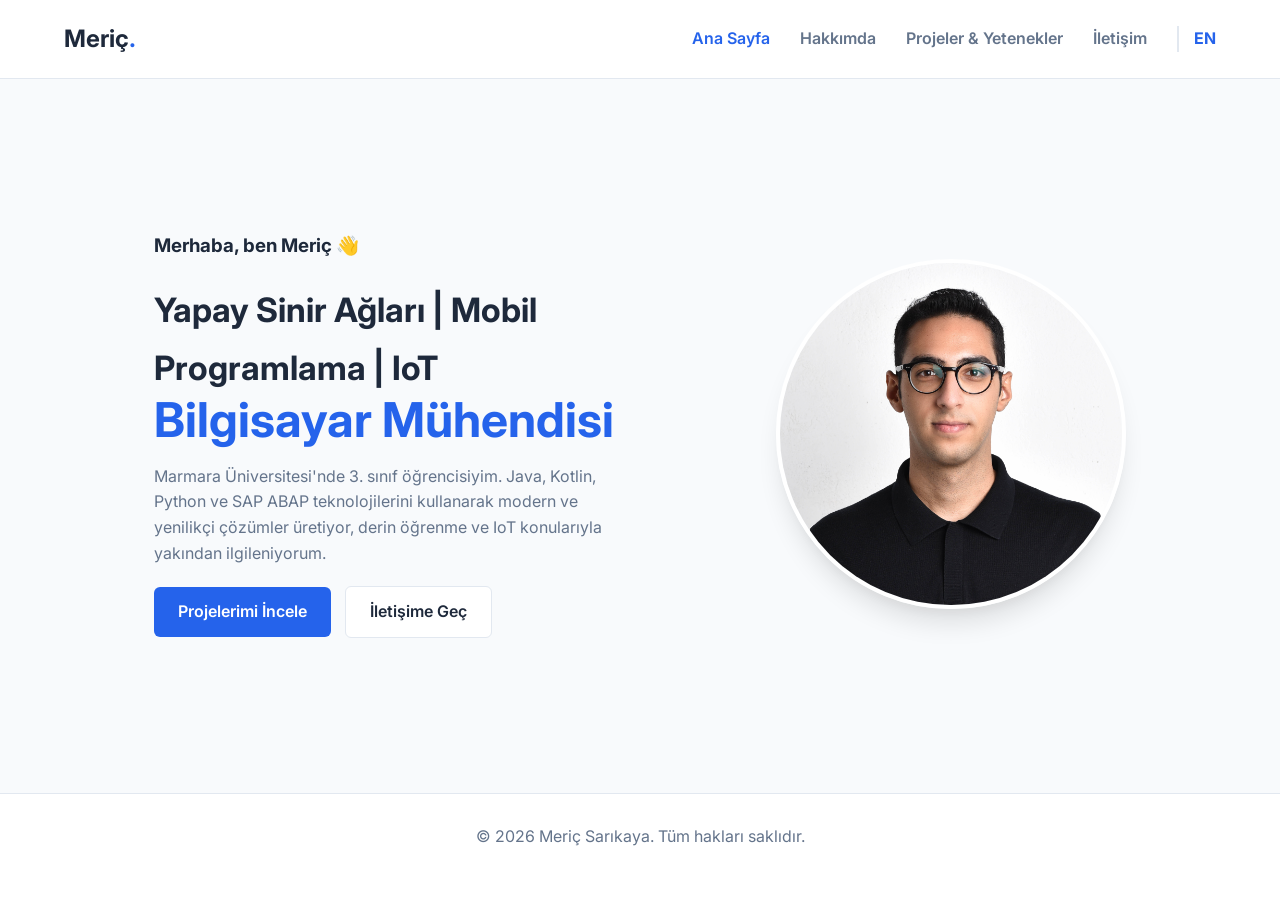
<file: index.html>
<!DOCTYPE html>
<html lang="tr">
<head>
    <meta charset="UTF-8">
    <meta name="viewport" content="width=device-width, initial-scale=1.0">
    <title>Meriç Sarıkaya | Junior Computer Engineer</title>
    <link rel="stylesheet" href="style.css">
</head>
<body>

    <nav class="navbar">
        <div class="logo"><a href="index.html">Meriç<span>.</span></a></div>
        <div class="nav-links">
            <a href="index.html" class="active">Ana Sayfa</a>
            <a href="about.html">Hakkımda</a>
            <a href="projects.html">Projeler & Yetenekler</a>
            <a href="contact.html">İletişim</a>
            <a href="en/index.html" style="color: var(--primary-color); font-weight: bold; border-left: 2px solid var(--border-color); padding-left: 15px;">EN</a>
        </div>
    </nav>

    <main>
        <section class="hero">
        <div class="hero-content">
        <h3>Merhaba, ben Meriç 👋</h3>
        <h1>
        <span style="font-size: 0.7em; color: var(--text-main);">Yapay Sinir Ağları | Mobil Programlama | IoT</span><br>
        <span style="color: var(--primary-color);">Bilgisayar Mühendisi</span>
        </h1>
        <p>Marmara Üniversitesi'nde 3. sınıf öğrencisiyim. Java, Kotlin, Python ve SAP ABAP teknolojilerini kullanarak modern ve yenilikçi çözümler üretiyor, derin öğrenme ve IoT konularıyla yakından ilgileniyorum.</p>
        <a href="projects.html" class="btn">Projelerimi İncele</a>
        <a href="contact.html" class="btn" style="background-color: white; color: var(--text-main); border: 1px solid var(--border-color); margin-left: 10px;">İletişime Geç</a>
    </div>
            <div class="hero-image">
                <img src="images/DSC_5384.JPG" alt="Meriç Sarıkaya">
            </div>
        </section>
    </main>

    <footer>
        <p>© 2026 Meriç Sarıkaya. Tüm hakları saklıdır.</p>
    </footer>

</body>
</html>
</file>
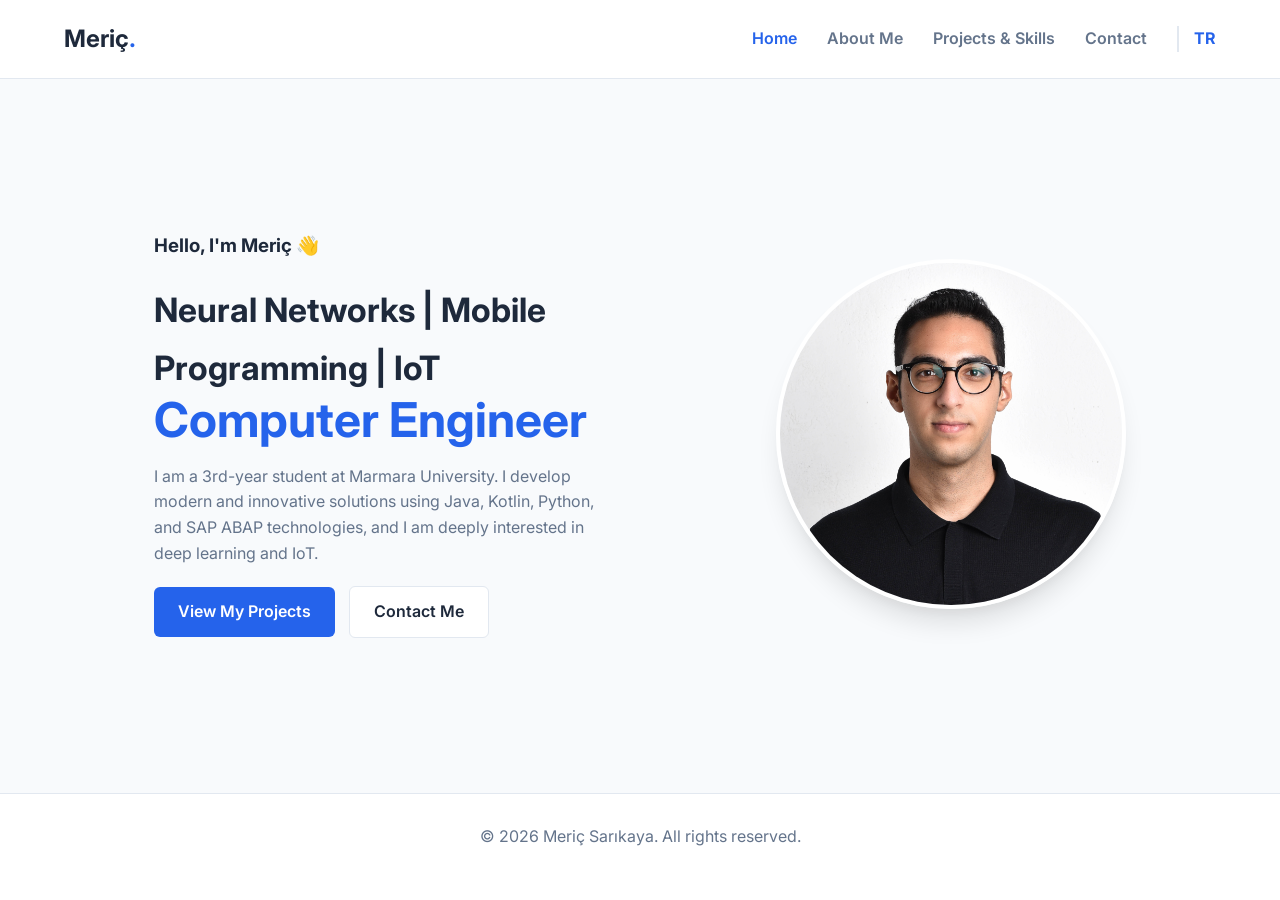
<file: en/index.html>
<!DOCTYPE html>
<html lang="en">
<head>
    <meta charset="UTF-8">
    <meta name="viewport" content="width=device-width, initial-scale=1.0">
    <title>Meriç Sarıkaya | Junior Computer Engineer</title>
    <link rel="stylesheet" href="../style.css">
</head>
<body>

    <nav class="navbar">
        <div class="logo"><a href="index.html">Meriç<span>.</span></a></div>
        <div class="nav-links">
            <a href="index.html" class="active">Home</a>
            <a href="about.html">About Me</a>
            <a href="projects.html">Projects & Skills</a>
            <a href="contact.html">Contact</a>
            <a href="../index.html" style="color: var(--primary-color); font-weight: bold; border-left: 2px solid var(--border-color); padding-left: 15px;">TR</a>
        </div>
    </nav>

    <main>
        <section class="hero">
            <div class="hero-content">
                <h3>Hello, I'm Meriç 👋</h3>
                <h1>
                    <span style="font-size: 0.7em; color: var(--text-main);">Neural Networks | Mobile Programming | IoT</span><br>
                    <span style="color: var(--primary-color);">Computer Engineer</span>
                </h1>
                <p>I am a 3rd-year student at Marmara University. I develop modern and innovative solutions using Java, Kotlin, Python, and SAP ABAP technologies, and I am deeply interested in deep learning and IoT.</p>
                <a href="projects.html" class="btn">View My Projects</a>
                <a href="contact.html" class="btn" style="background-color: white; color: var(--text-main); border: 1px solid var(--border-color); margin-left: 10px;">Contact Me</a>
            </div>
            <div class="hero-image">
                <img src="../images/DSC_5384.JPG" alt="Meriç Sarıkaya">
            </div>
        </section>
    </main>

    <footer>
        <p>© 2026 Meriç Sarıkaya. All rights reserved.</p>
    </footer>

</body>
</html>
</file>
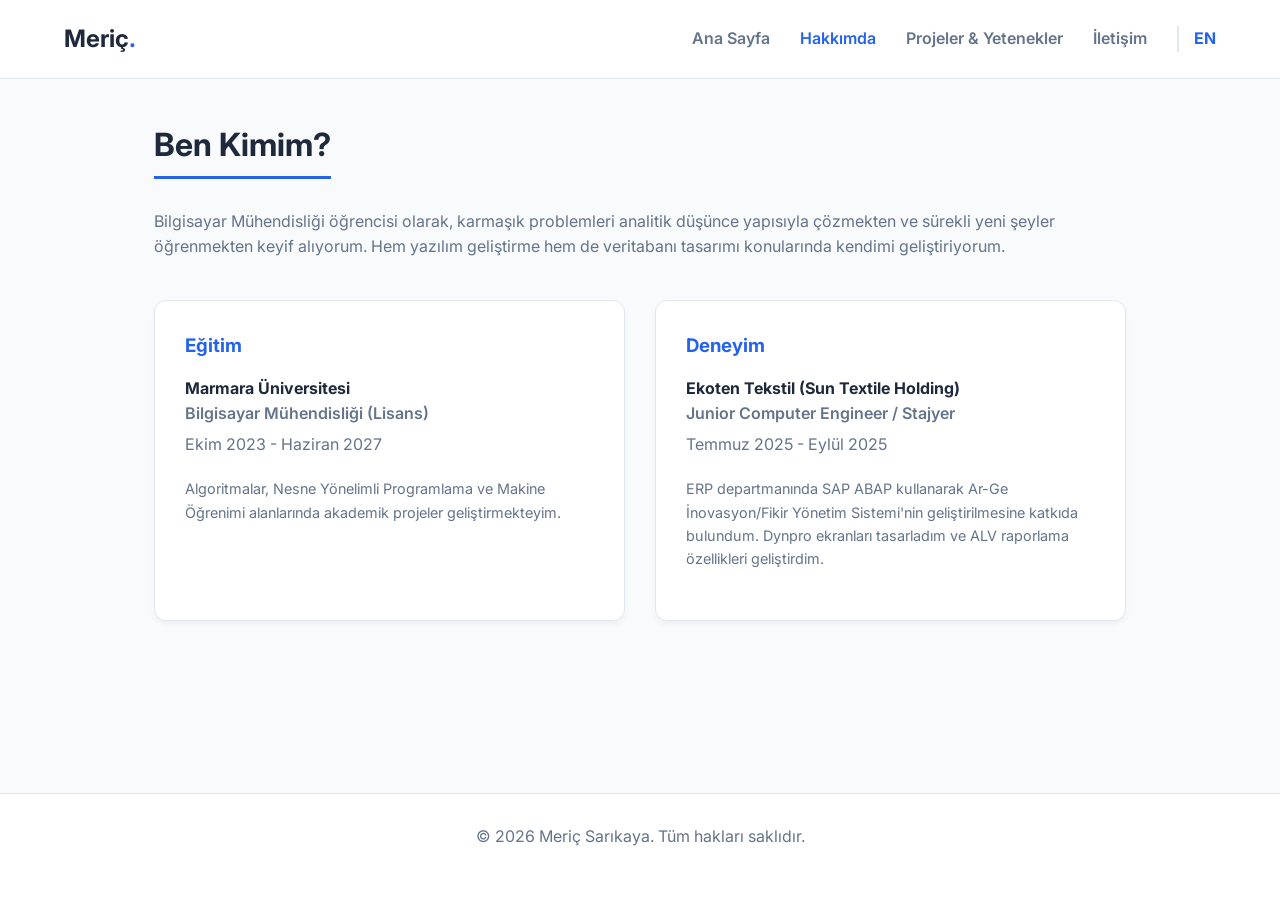
<file: about.html>
<!DOCTYPE html>
<html lang="tr">
<head>
    <meta charset="UTF-8">
    <meta name="viewport" content="width=device-width, initial-scale=1.0">
    <title>Hakkımda - Meriç Sarıkaya</title>
    <link rel="stylesheet" href="style.css">
</head>
<body>

    <nav class="navbar">
        <div class="logo"><a href="index.html">Meriç<span>.</span></a></div>
        <div class="nav-links">
            <a href="index.html">Ana Sayfa</a>
            <a href="about.html" class="active">Hakkımda</a>
            <a href="projects.html">Projeler & Yetenekler</a>
            <a href="contact.html">İletişim</a>
            <a href="en/about.html" style="color: var(--primary-color); font-weight: bold; border-left: 2px solid var(--border-color); padding-left: 15px;">EN</a>
        </div>
    </nav>

    <main>
        <h2 class="section-title">Ben Kimim?</h2>
        <p>Bilgisayar Mühendisliği öğrencisi olarak, karmaşık problemleri analitik düşünce yapısıyla çözmekten ve sürekli yeni şeyler öğrenmekten keyif alıyorum. Hem yazılım geliştirme hem de veritabanı tasarımı konularında kendimi geliştiriyorum.</p>

        <div class="card-grid" style="margin-top: 40px;">
            <div class="card">
                <h3 style="color: var(--primary-color);">Eğitim</h3>
                <h4>Marmara Üniversitesi</h4>
                <p style="margin-bottom: 5px; font-weight: 600;">Bilgisayar Mühendisliği (Lisans)</p>
                <p>Ekim 2023 - Haziran 2027</p>
                <p style="font-size: 0.9rem;">Algoritmalar, Nesne Yönelimli Programlama ve Makine Öğrenimi alanlarında akademik projeler geliştirmekteyim.</p>
            </div>

            <div class="card">
                <h3 style="color: var(--primary-color);">Deneyim</h3>
                <h4>Ekoten Tekstil (Sun Textile Holding)</h4>
                <p style="margin-bottom: 5px; font-weight: 600;">Junior Computer Engineer / Stajyer</p>
                <p>Temmuz 2025 - Eylül 2025</p>
                <p style="font-size: 0.9rem;">ERP departmanında SAP ABAP kullanarak Ar-Ge İnovasyon/Fikir Yönetim Sistemi'nin geliştirilmesine katkıda bulundum. Dynpro ekranları tasarladım ve ALV raporlama özellikleri geliştirdim.</p>
            </div>
        </div>
    </main>

    <footer>
        <p>© 2026 Meriç Sarıkaya. Tüm hakları saklıdır.</p>
    </footer>

</body>
</html>
</file>
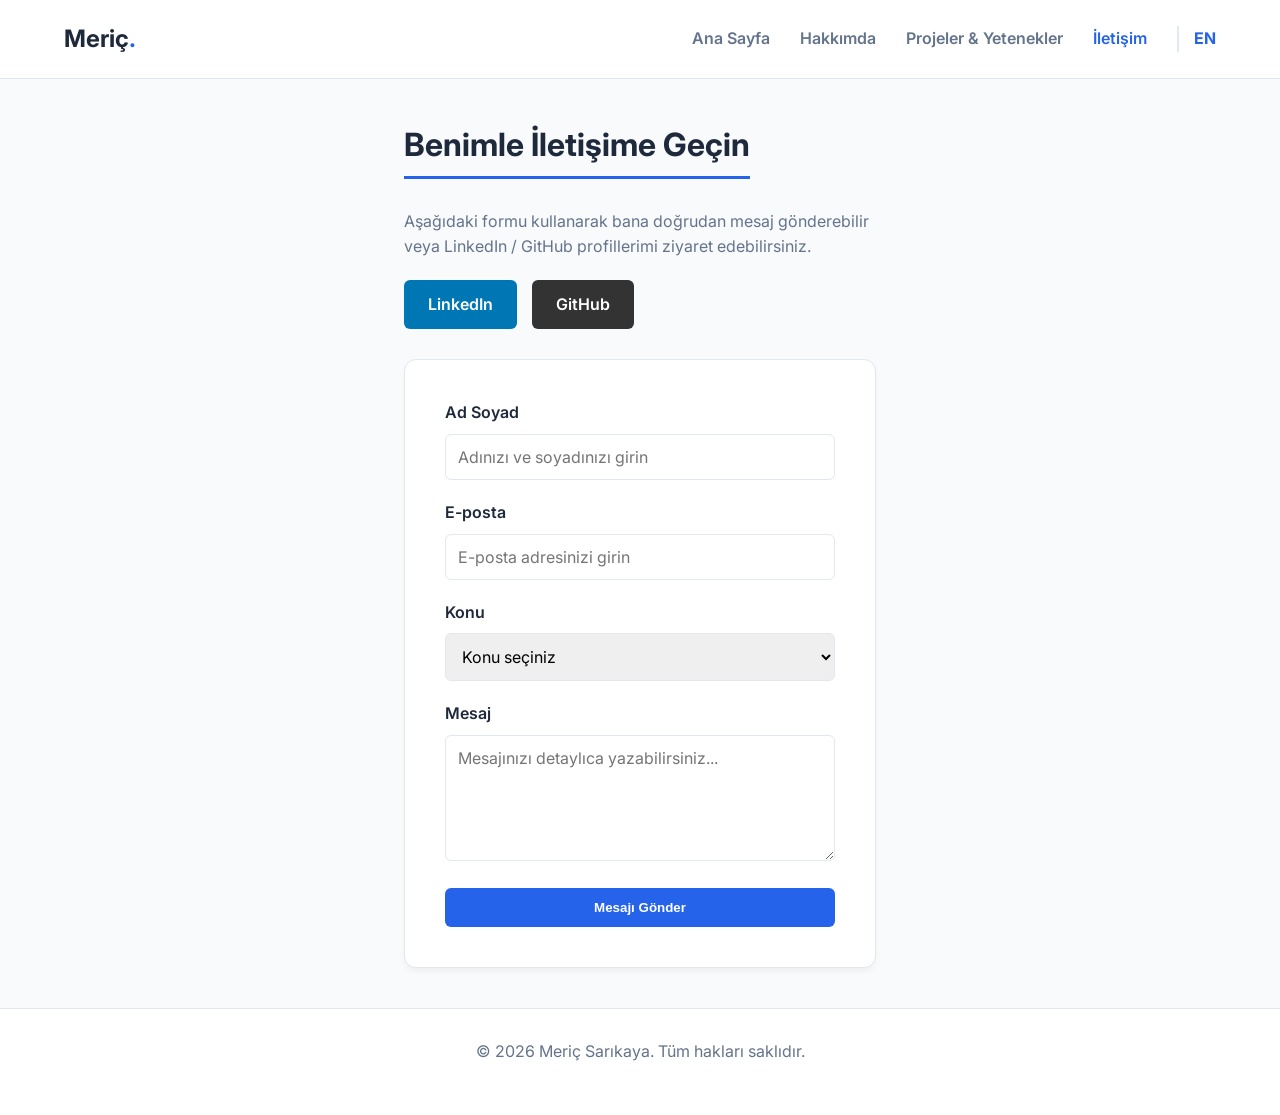
<file: contact.html>
<!DOCTYPE html>
<html lang="tr">
<head>
    <meta charset="UTF-8">
    <meta name="viewport" content="width=device-width, initial-scale=1.0">
    <title>İletişim - Meriç Sarıkaya</title>
    <link rel="stylesheet" href="style.css">
</head>
<body>

    <nav class="navbar">
        <div class="logo"><a href="index.html">Meriç<span>.</span></a></div>
        <div class="nav-links">
            <a href="index.html">Ana Sayfa</a>
            <a href="about.html">Hakkımda</a>
            <a href="projects.html">Projeler & Yetenekler</a>
            <a href="contact.html" class="active">İletişim</a>
            <a href="en/contact.html" style="color: var(--primary-color); font-weight: bold; border-left: 2px solid var(--border-color); padding-left: 15px;">EN</a>
        </div>
    </nav>

    <main style="max-width: 600px;">
        <h2 class="section-title">Benimle İletişime Geçin</h2>
        <p>Aşağıdaki formu kullanarak bana doğrudan mesaj gönderebilir veya LinkedIn / GitHub profillerimi ziyaret edebilirsiniz.</p>
        
        <div style="margin-bottom: 30px; display: flex; gap: 15px;">
            <a href="https://www.linkedin.com/in/mericsarikaya/" target="_blank" class="btn" style="background-color: #0077b5;">LinkedIn</a>
            <a href="https://github.com/mericsarikaya" target="_blank" class="btn" style="background-color: #333;">GitHub</a>
        </div>

        <div class="contact-form">
            <form action="https://formspree.io/f/xrergbrl" method="POST">
                <div class="form-group">
                    <label for="name">Ad Soyad</label>
                    <input type="text" id="name" name="name" placeholder="Adınızı ve soyadınızı girin">
                </div>

                <div class="form-group">
                    <label for="email">E-posta</label>
                    <input type="email" id="email" name="email" placeholder="E-posta adresinizi girin">
                </div>

                <div class="form-group">
                    <label for="subject">Konu</label>
                    <select id="subject" name="subject">
                        <option value="">Konu seçiniz</option>
                        <option value="job">İş Teklifi / Staj</option>
                        <option value="freelance">Proje İşbirliği</option>
                        <option value="other">Diğer</option>
                    </select>
                </div>

                <div class="form-group">
                    <label for="message">Mesaj</label>
                    <textarea id="message" name="message" rows="5" placeholder="Mesajınızı detaylıca yazabilirsiniz..."></textarea>
                </div>

                <button type="submit" class="btn" style="width: 100%;">Mesajı Gönder</button>
            </form>
        </div>
    </main>

    <footer>
        <p>© 2026 Meriç Sarıkaya. Tüm hakları saklıdır.</p>
    </footer>

</body>
</html>
</file>
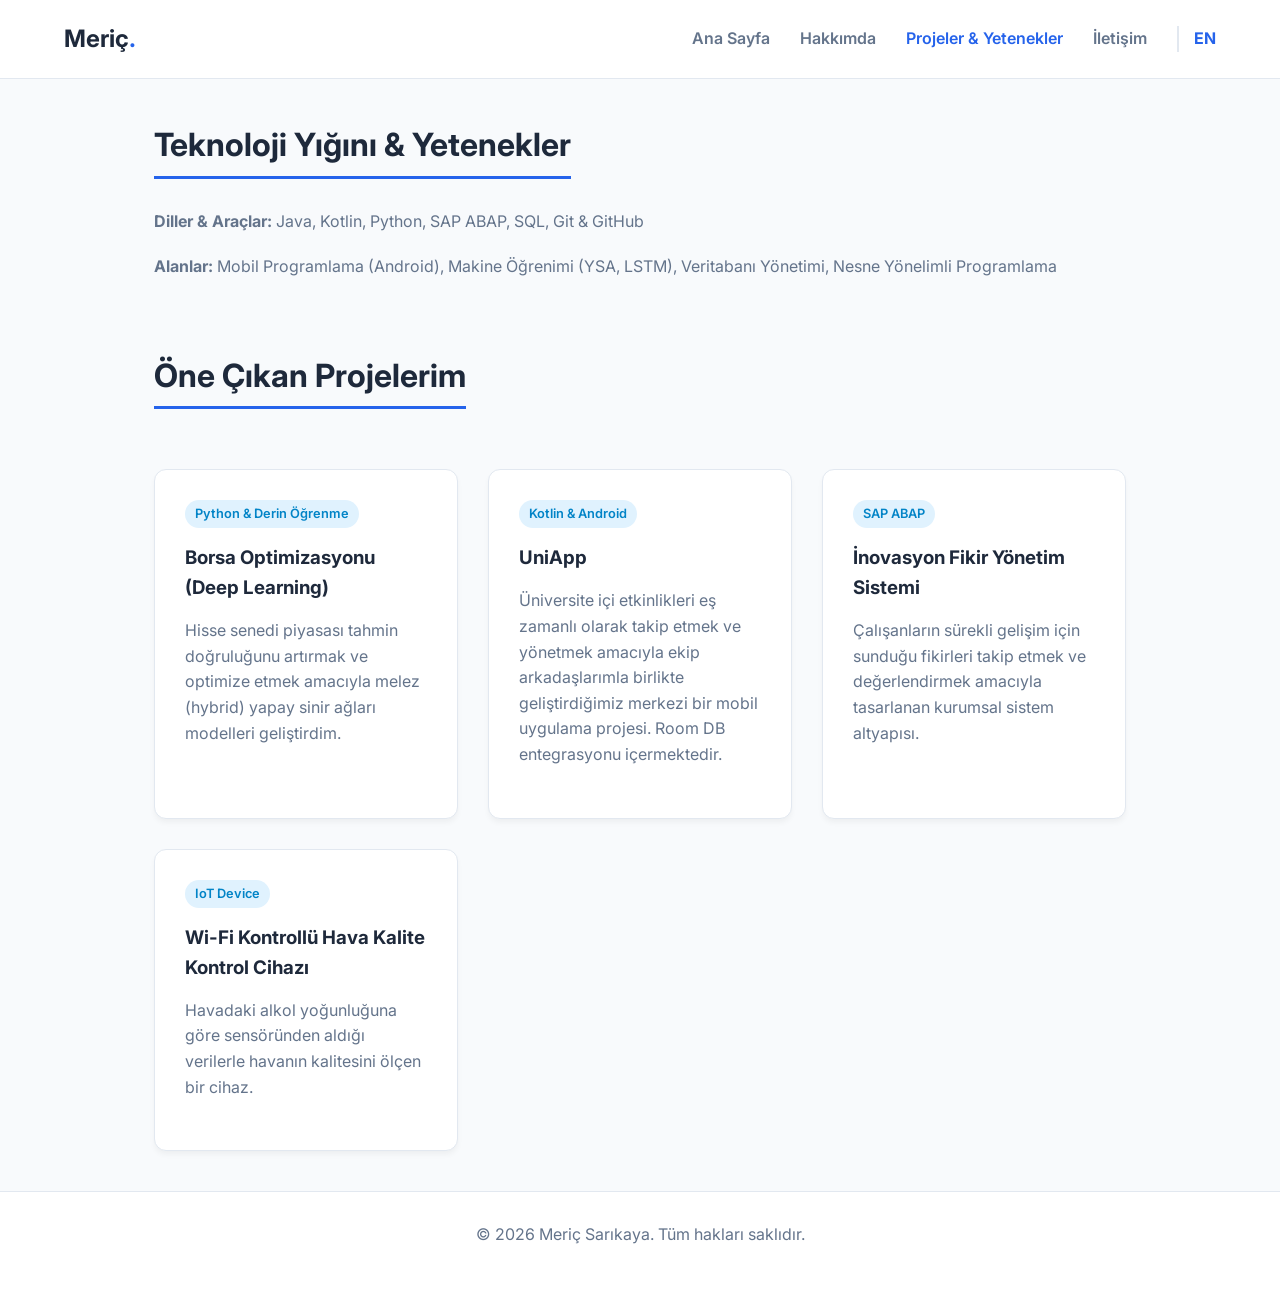
<file: projects.html>
<!DOCTYPE html>
<html lang="tr">
<head>
    <meta charset="UTF-8">
    <meta name="viewport" content="width=device-width, initial-scale=1.0">
    <title>Projeler & Yetenekler - Meriç Sarıkaya</title>
    <link rel="stylesheet" href="style.css">
</head>
<body>

    <nav class="navbar">
        <div class="logo"><a href="index.html">Meriç<span>.</span></a></div>
        <div class="nav-links">
            <a href="index.html">Ana Sayfa</a>
            <a href="about.html">Hakkımda</a>
            <a href="projects.html" class="active">Projeler & Yetenekler</a>
            <a href="contact.html">İletişim</a>
            <a href="en/projects.html" style="color: var(--primary-color); font-weight: bold; border-left: 2px solid var(--border-color); padding-left: 15px;">EN</a>
        </div>
    </nav>

    <main>
        <h2 class="section-title">Teknoloji Yığını & Yetenekler</h2>
        <p><strong>Diller & Araçlar:</strong> Java, Kotlin, Python, SAP ABAP, SQL, Git & GitHub</p>
        <p><strong>Alanlar:</strong> Mobil Programlama (Android), Makine Öğrenimi (YSA, LSTM), Veritabanı Yönetimi, Nesne Yönelimli Programlama</p>

        <h2 class="section-title" style="margin-top: 50px;">Öne Çıkan Projelerim</h2>
        
        <div class="card-grid">
            <div class="card">
                <span class="card-tag">Python & Derin Öğrenme</span>
                <h3>Borsa Optimizasyonu (Deep Learning)</h3>
                <p>Hisse senedi piyasası tahmin doğruluğunu artırmak ve optimize etmek amacıyla melez (hybrid) yapay sinir ağları modelleri geliştirdim.</p>
            </div>

            <div class="card">
                <span class="card-tag">Kotlin & Android</span>
                <h3>UniApp</h3>
                <p>Üniversite içi etkinlikleri eş zamanlı olarak takip etmek ve yönetmek amacıyla ekip arkadaşlarımla birlikte geliştirdiğimiz merkezi bir mobil uygulama projesi. Room DB entegrasyonu içermektedir.</p>
            </div>

            <div class="card">
                <span class="card-tag">SAP ABAP</span>
                <h3>İnovasyon Fikir Yönetim Sistemi</h3>
                <p>Çalışanların sürekli gelişim için sunduğu fikirleri takip etmek ve değerlendirmek amacıyla tasarlanan kurumsal sistem altyapısı.</p>
            
            </div>
                <div class="card">
                <span class="card-tag">IoT Device</span>
                <h3>Wi-Fi Kontrollü Hava Kalite Kontrol Cihazı</h3>
                <p>Havadaki alkol yoğunluğuna göre sensöründen aldığı verilerle havanın kalitesini ölçen bir cihaz.</p>
            </div>
        </div>
    </main>

    <footer>
        <p>© 2026 Meriç Sarıkaya. Tüm hakları saklıdır.</p>
    </footer>

</body>
</html>
</file>
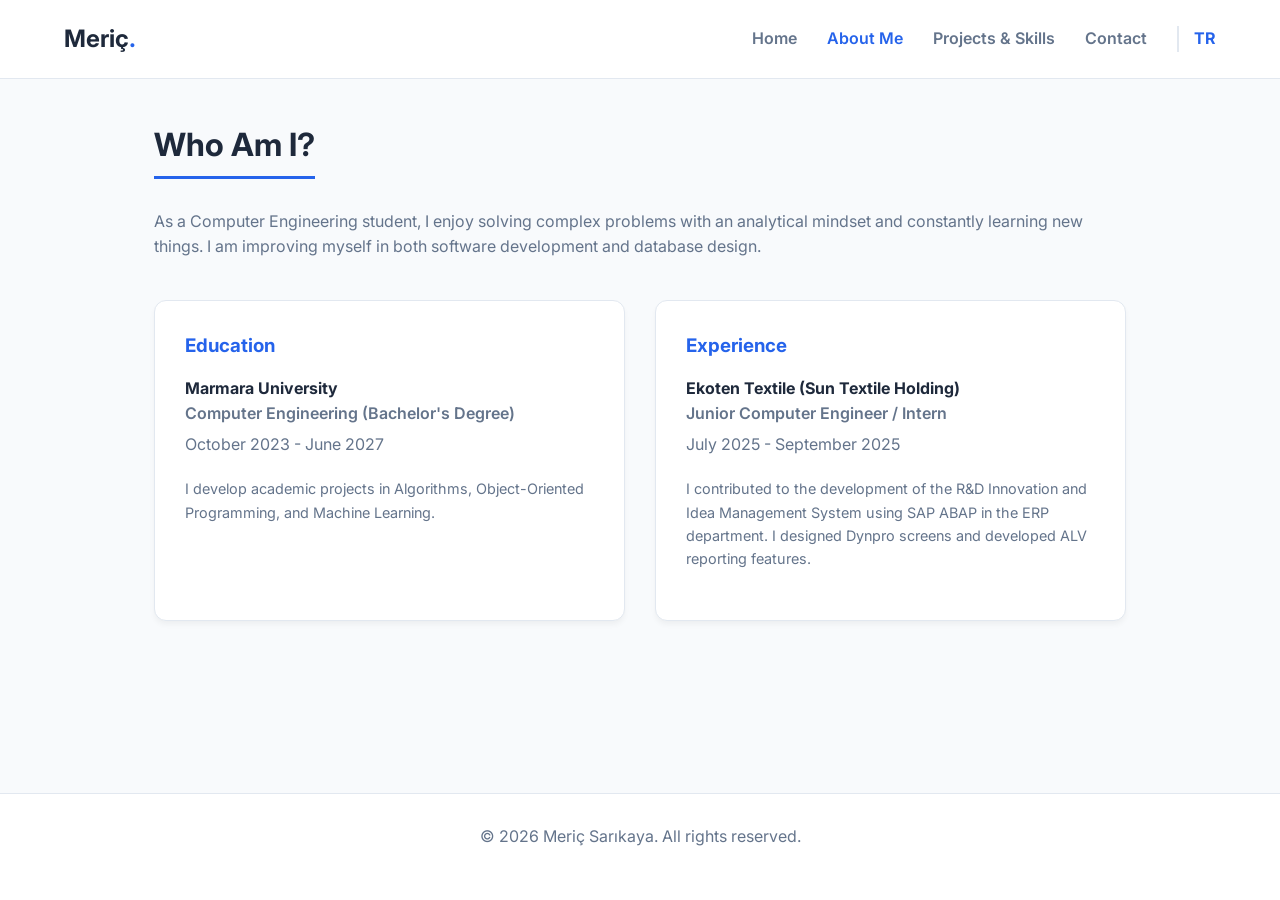
<file: en/about.html>
<!DOCTYPE html>
<html lang="en">
<head>
    <meta charset="UTF-8">
    <meta name="viewport" content="width=device-width, initial-scale=1.0">
    <title>About Me - Meriç Sarıkaya</title>
    <link rel="stylesheet" href="../style.css">
</head>
<body>

    <nav class="navbar">
        <div class="logo"><a href="index.html">Meriç<span>.</span></a></div>
        <div class="nav-links">
            <a href="index.html">Home</a>
            <a href="about.html" class="active">About Me</a>
            <a href="projects.html">Projects & Skills</a>
            <a href="contact.html">Contact</a>
            <a href="../about.html" style="color: var(--primary-color); font-weight: bold; border-left: 2px solid var(--border-color); padding-left: 15px;">TR</a>
        </div>
    </nav>

    <main>
        <h2 class="section-title">Who Am I?</h2>
        <p>As a Computer Engineering student, I enjoy solving complex problems with an analytical mindset and constantly learning new things. I am improving myself in both software development and database design.</p>

        <div class="card-grid" style="margin-top: 40px;">
            <div class="card">
                <h3 style="color: var(--primary-color);">Education</h3>
                <h4>Marmara University</h4>
                <p style="margin-bottom: 5px; font-weight: 600;">Computer Engineering (Bachelor's Degree)</p>
                <p>October 2023 - June 2027</p>
                <p style="font-size: 0.9rem;">I develop academic projects in Algorithms, Object-Oriented Programming, and Machine Learning.</p>
            </div>

            <div class="card">
                <h3 style="color: var(--primary-color);">Experience</h3>
                <h4>Ekoten Textile (Sun Textile Holding)</h4>
                <p style="margin-bottom: 5px; font-weight: 600;">Junior Computer Engineer / Intern</p>
                <p>July 2025 - September 2025</p>
                <p style="font-size: 0.9rem;">I contributed to the development of the R&D Innovation and Idea Management System using SAP ABAP in the ERP department. I designed Dynpro screens and developed ALV reporting features.</p>
            </div>
        </div>
    </main>

    <footer>
        <p>© 2026 Meriç Sarıkaya. All rights reserved.</p>
    </footer>

</body>
</html>
</file>
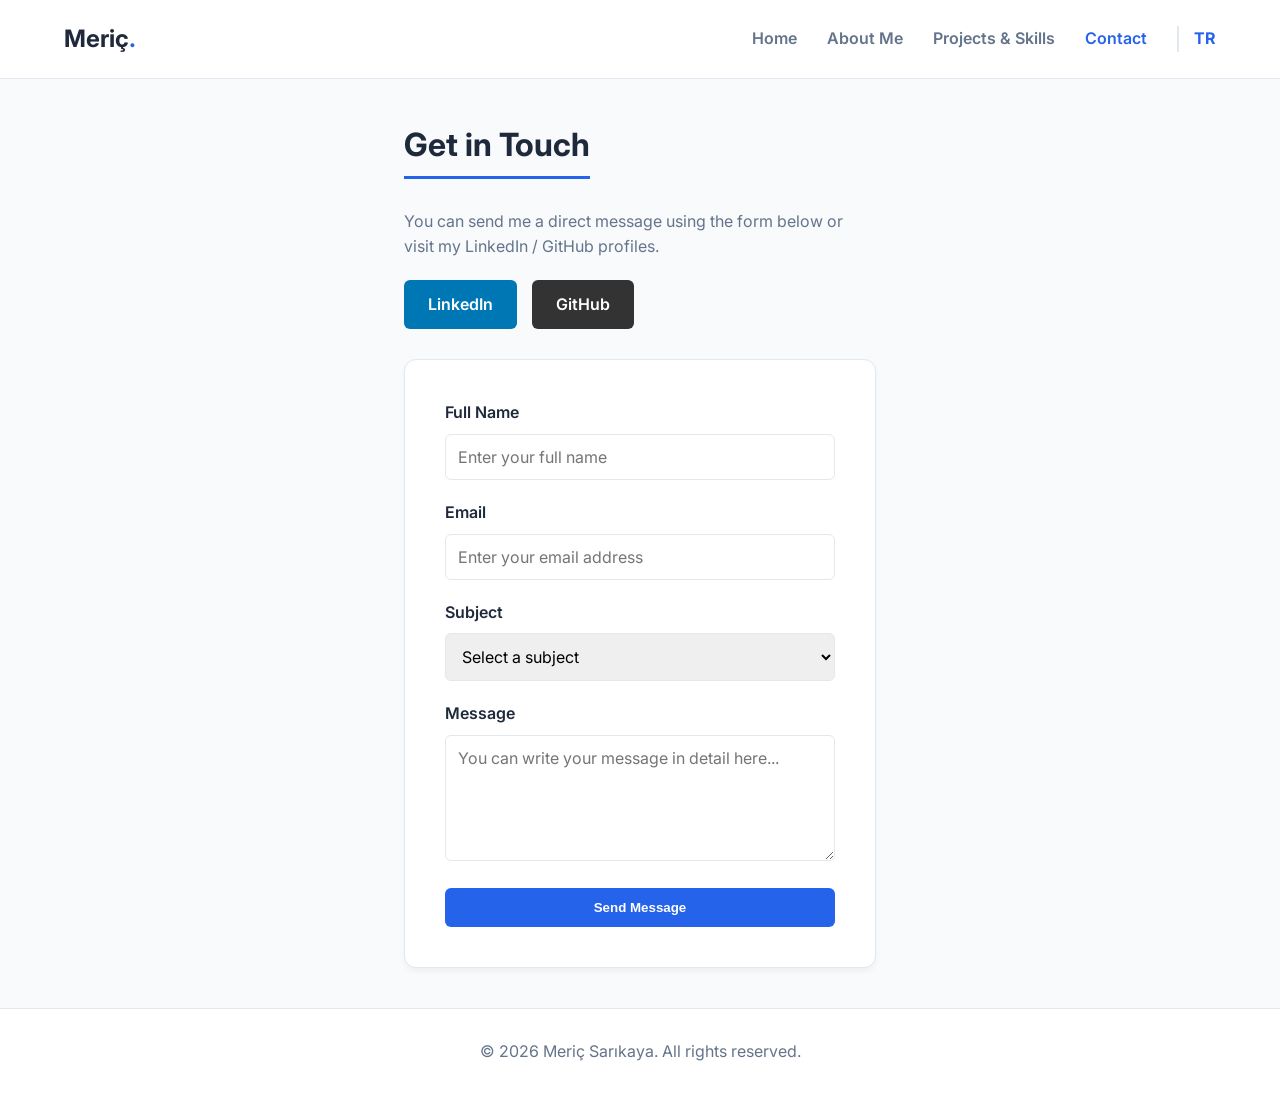
<file: en/contact.html>
<!DOCTYPE html>
<html lang="en">
<head>
    <meta charset="UTF-8">
    <meta name="viewport" content="width=device-width, initial-scale=1.0">
    <title>Contact - Meriç Sarıkaya</title>
    <link rel="stylesheet" href="../style.css">
</head>
<body>

    <nav class="navbar">
        <div class="logo"><a href="index.html">Meriç<span>.</span></a></div>
        <div class="nav-links">
            <a href="index.html">Home</a>
            <a href="about.html">About Me</a>
            <a href="projects.html">Projects & Skills</a>
            <a href="contact.html" class="active">Contact</a>
            <a href="../contact.html" style="color: var(--primary-color); font-weight: bold; border-left: 2px solid var(--border-color); padding-left: 15px;">TR</a>
        </div>
    </nav>

    <main style="max-width: 600px;">
        <h2 class="section-title">Get in Touch</h2>
        <p>You can send me a direct message using the form below or visit my LinkedIn / GitHub profiles.</p>
        
        <div style="margin-bottom: 30px; display: flex; gap: 15px;">
            <a href="https://www.linkedin.com/in/mericsarikaya/" target="_blank" class="btn" style="background-color: #0077b5;">LinkedIn</a>
            <a href="https://github.com/mericsarikaya" target="_blank" class="btn" style="background-color: #333;">GitHub</a>
        </div>

        <div class="contact-form">
            <form action="https://formspree.io/f/xrergbrl" method="POST">
                <div class="form-group">
                    <label for="name">Full Name</label>
                    <input type="text" id="name" name="name" placeholder="Enter your full name">
                </div>

                <div class="form-group">
                    <label for="email">Email</label>
                    <input type="email" id="email" name="email" placeholder="Enter your email address">
                </div>

                <div class="form-group">
                    <label for="subject">Subject</label>
                    <select id="subject" name="subject">
                        <option value="">Select a subject</option>
                        <option value="job">Job Offer / Internship</option>
                        <option value="freelance">Project Collaboration</option>
                        <option value="other">Other</option>
                    </select>
                </div>

                <div class="form-group">
                    <label for="message">Message</label>
                    <textarea id="message" name="message" rows="5" placeholder="You can write your message in detail here..."></textarea>
                </div>

                <button type="submit" class="btn" style="width: 100%;">Send Message</button>
            </form>
        </div>
    </main>

    <footer>
        <p>© 2026 Meriç Sarıkaya. All rights reserved.</p>
    </footer>

</body>
</html>
</file>
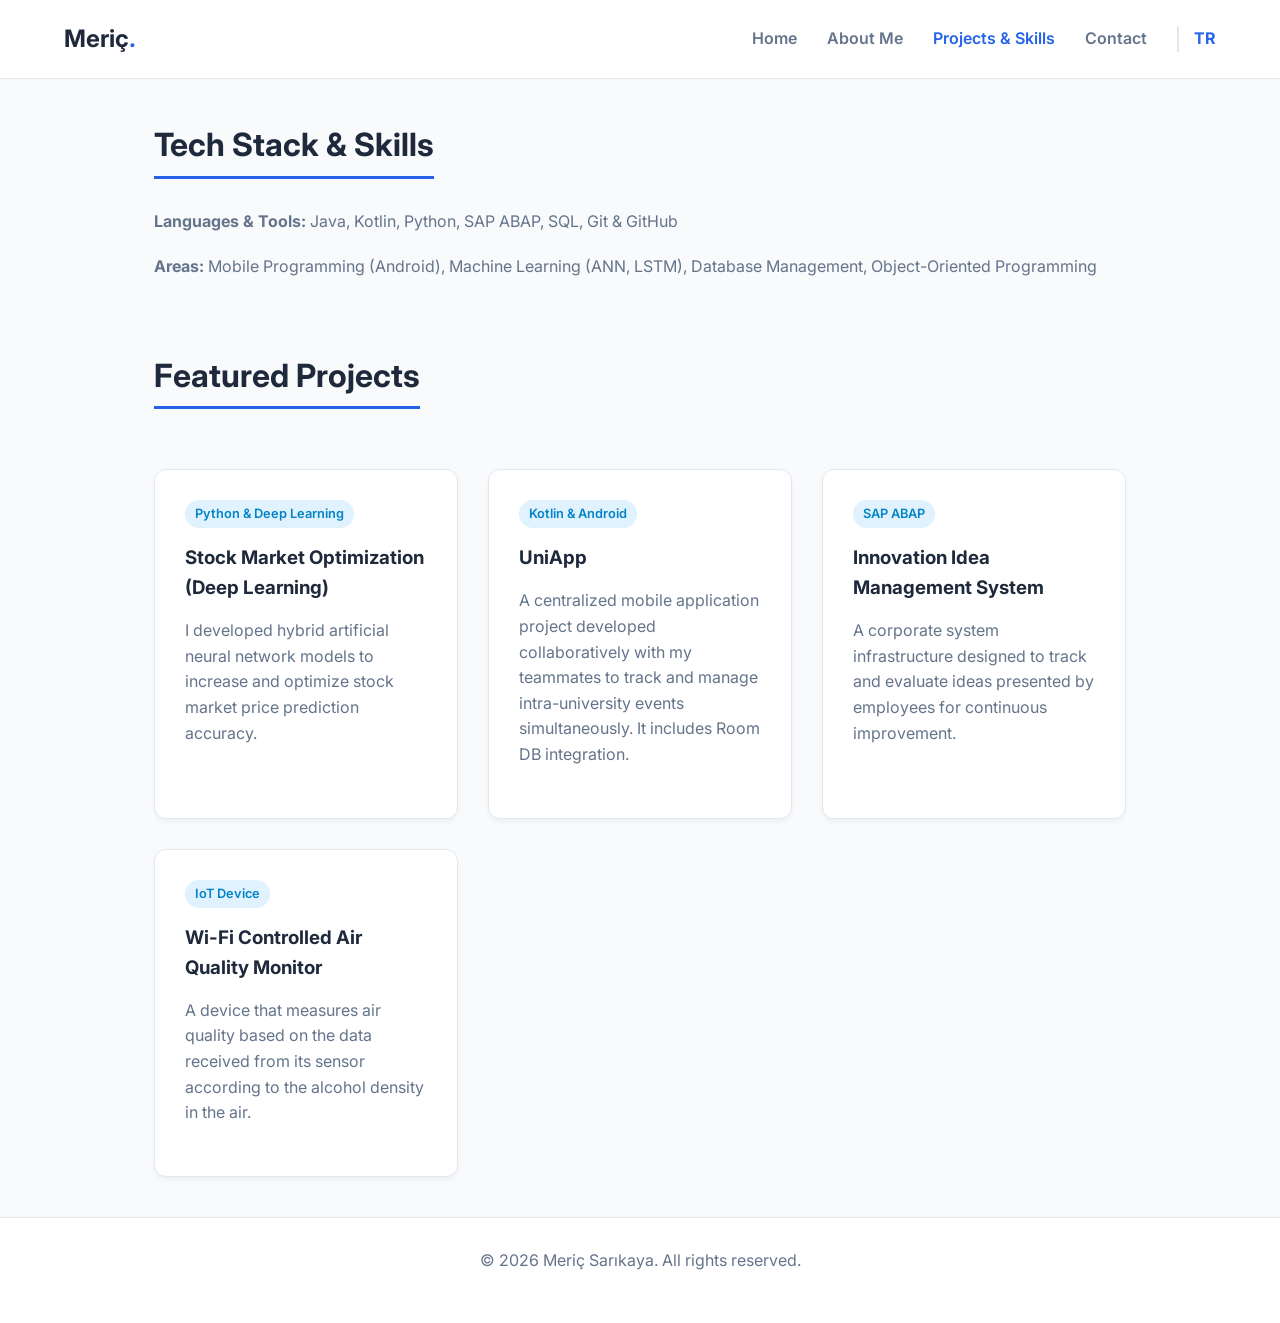
<file: en/projects.html>
<!DOCTYPE html>
<html lang="en">
<head>
    <meta charset="UTF-8">
    <meta name="viewport" content="width=device-width, initial-scale=1.0">
    <title>Projects & Skills - Meriç Sarıkaya</title>
    <link rel="stylesheet" href="../style.css">
</head>
<body>

    <nav class="navbar">
        <div class="logo"><a href="index.html">Meriç<span>.</span></a></div>
        <div class="nav-links">
            <a href="index.html">Home</a>
            <a href="about.html">About Me</a>
            <a href="projects.html" class="active">Projects & Skills</a>
            <a href="contact.html">Contact</a>
            <a href="../projects.html" style="color: var(--primary-color); font-weight: bold; border-left: 2px solid var(--border-color); padding-left: 15px;">TR</a>
        </div>
    </nav>

    <main>
        <h2 class="section-title">Tech Stack & Skills</h2>
        <p><strong>Languages & Tools:</strong> Java, Kotlin, Python, SAP ABAP, SQL, Git & GitHub</p>
        <p><strong>Areas:</strong> Mobile Programming (Android), Machine Learning (ANN, LSTM), Database Management, Object-Oriented Programming</p>

        <h2 class="section-title" style="margin-top: 50px;">Featured Projects</h2>
        
        <div class="card-grid">
            <div class="card">
                <span class="card-tag">Python & Deep Learning</span>
                <h3>Stock Market Optimization (Deep Learning)</h3>
                <p>I developed hybrid artificial neural network models to increase and optimize stock market price prediction accuracy.</p>
            </div>

            <div class="card">
                <span class="card-tag">Kotlin & Android</span>
                <h3>UniApp</h3>
                <p>A centralized mobile application project developed collaboratively with my teammates to track and manage intra-university events simultaneously. It includes Room DB integration.</p>
            </div>

            <div class="card">
                <span class="card-tag">SAP ABAP</span>
                <h3>Innovation Idea Management System</h3>
                <p>A corporate system infrastructure designed to track and evaluate ideas presented by employees for continuous improvement.</p>
            </div>
            
            <div class="card">
                <span class="card-tag">IoT Device</span>
                <h3>Wi-Fi Controlled Air Quality Monitor</h3>
                <p>A device that measures air quality based on the data received from its sensor according to the alcohol density in the air.</p>
            </div>
        </div>
    </main>

    <footer>
        <p>© 2026 Meriç Sarıkaya. All rights reserved.</p>
    </footer>

</body>
</html>
</file>
<file: style.css>
@import url('https://fonts.googleapis.com/css2?family=Inter:wght@300;400;600;700&display=swap');

:root {
    --primary-color: #2563eb;
    --primary-hover: #1d4ed8;
    --text-main: #1e293b;
    --text-muted: #64748b;
    --bg-main: #f8fafc;
    --bg-card: #ffffff;
    --border-color: #e2e8f0;
}

* {
    margin: 0;
    padding: 0;
    box-sizing: border-box;
}

body {
    font-family: 'Inter', sans-serif;
    background-color: var(--bg-main);
    color: var(--text-main);
    line-height: 1.6;
    display: flex;
    flex-direction: column;
    min-height: 100vh;
}

/* Navbar */
.navbar {
    display: flex;
    justify-content: space-between;
    align-items: center;
    padding: 20px 5%;
    background-color: var(--bg-card);
    border-bottom: 1px solid var(--border-color);
    position: sticky;
    top: 0;
    z-index: 100;
}

.logo a {
    font-size: 24px;
    font-weight: 700;
    color: var(--text-main);
    text-decoration: none;
}

.logo span {
    color: var(--primary-color);
}

.nav-links {
    display: flex;
    gap: 30px;
}

.nav-links a {
    text-decoration: none;
    color: var(--text-muted);
    font-weight: 600;
    transition: color 0.3s ease;
}

.nav-links a:hover, .nav-links a.active {
    color: var(--primary-color);
}

/* Ana İçerik Yapısı */
main {
    flex: 1;
    width: 100%;
    max-width: 1100px;
    margin: 0 auto;
    padding: 40px 5%;
}

h1, h2, h3 {
    color: var(--text-main);
    margin-bottom: 15px;
}

p {
    color: var(--text-muted);
    margin-bottom: 20px;
}

.btn {
    display: inline-block;
    background-color: var(--primary-color);
    color: white;
    padding: 12px 24px;
    border-radius: 6px;
    text-decoration: none;
    font-weight: 600;
    border: none;
    cursor: pointer;
    transition: background-color 0.3s ease, transform 0.2s ease;
}

.btn:hover {
    background-color: var(--primary-hover);
    transform: translateY(-2px);
}

/* Hero Section (Ana Sayfa) */
.hero {
    display: flex;
    align-items: center;
    justify-content: space-between;
    gap: 40px;
    min-height: 70vh;
}

.hero-content {
    flex: 1;
}

.hero-content h1 {
    font-size: 3rem;
    line-height: 1.2;
}

.hero-image {
    flex: 1;
    display: flex;
    justify-content: flex-end;
}

.hero-image img {
    max-width: 350px;
    width: 100%;
    border-radius: 50%;
    box-shadow: 0 20px 25px -5px rgba(0, 0, 0, 0.1), 0 10px 10px -5px rgba(0, 0, 0, 0.04);
    border: 4px solid white;
}

/* Kart Yapıları (Hakkımda, Projeler) */
.section-title {
    font-size: 2rem;
    margin-bottom: 30px;
    border-bottom: 3px solid var(--primary-color);
    display: inline-block;
    padding-bottom: 5px;
}

.card-grid {
    display: grid;
    grid-template-columns: repeat(auto-fit, minmax(300px, 1fr));
    gap: 30px;
    margin-top: 30px;
}

.card {
    background: var(--bg-card);
    border: 1px solid var(--border-color);
    border-radius: 12px;
    padding: 30px;
    box-shadow: 0 4px 6px -1px rgba(0, 0, 0, 0.05);
    transition: transform 0.3s ease, box-shadow 0.3s ease;
}

.card:hover {
    transform: translateY(-5px);
    box-shadow: 0 10px 15px -3px rgba(0, 0, 0, 0.1);
}

.card-tag {
    display: inline-block;
    background: #e0f2fe;
    color: #0284c7;
    padding: 4px 10px;
    border-radius: 20px;
    font-size: 0.8rem;
    font-weight: 600;
    margin-bottom: 15px;
}

/* İletişim Formu */
.contact-form {
    background: var(--bg-card);
    padding: 40px;
    border-radius: 12px;
    box-shadow: 0 4px 6px -1px rgba(0, 0, 0, 0.05);
    border: 1px solid var(--border-color);
}

.form-group {
    margin-bottom: 20px;
}

.form-group label {
    display: block;
    font-weight: 600;
    margin-bottom: 8px;
    color: var(--text-main);
}

.form-group input, .form-group textarea, .form-group select {
    width: 100%;
    padding: 12px;
    border: 1px solid var(--border-color);
    border-radius: 6px;
    font-family: 'Inter', sans-serif;
    font-size: 1rem;
    transition: border-color 0.3s ease;
}

.form-group input:focus, .form-group textarea:focus {
    outline: none;
    border-color: var(--primary-color);
}

/* Footer */
footer {
    text-align: center;
    padding: 30px;
    background-color: var(--bg-card);
    border-top: 1px solid var(--border-color);
    color: var(--text-muted);
    margin-top: auto;
}

/* Mobil Uyumluluk */
@media (max-width: 768px) {
    .hero {
        flex-direction: column-reverse;
        text-align: center;
        padding-top: 40px;
    }
    
    .hero-image {
        justify-content: center;
    }
    
    .hero-image img {
        max-width: 250px;
    }
    
    .navbar {
        flex-direction: column;
        gap: 15px;
    }
}
</file>
